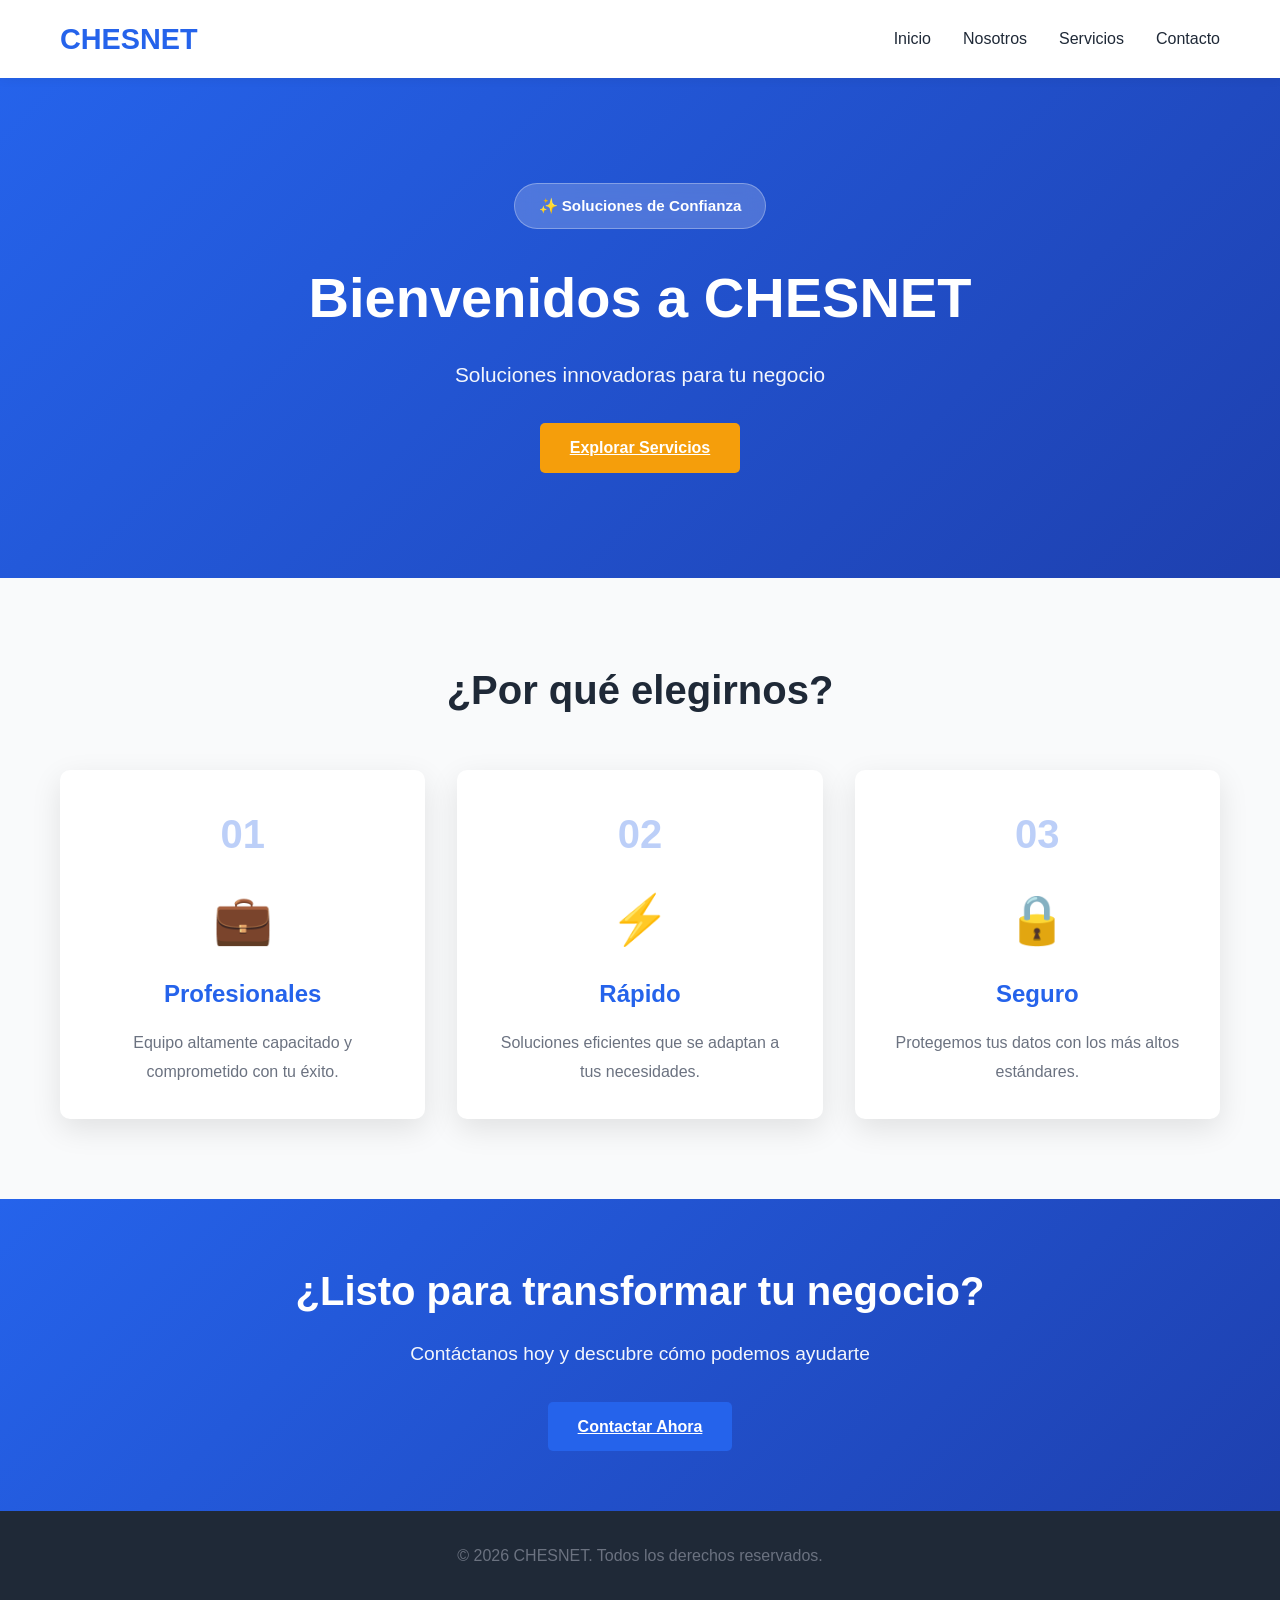
<file: index.html>
<!DOCTYPE html>
<html lang="es">
<head>
    <meta charset="UTF-8">
    <meta name="viewport" content="width=device-width, initial-scale=1.0">
    <title>CHESNET - Soluciones Empresariales</title>
    <link rel="stylesheet" href="styles.css">
</head>
<body>
    <!-- Navegación -->
    <nav class="navbar">
        <div class="container">
            <div class="logo">CHESNET</div>
            <ul class="nav-links">
                <li><a href="#inicio">Inicio</a></li>
                <li><a href="nosotros.html">Nosotros</a></li>
                <li><a href="servicios.html">Servicios</a></li>
                <li><a href="contacto.html">Contacto</a></li>
            </ul>
        </div>
    </nav>

    <!-- Hero Section -->
    <section class="hero" id="inicio">
        <div class="hero-content">
            <div class="hero-badge">✨ Soluciones de Confianza</div>
            <h1>Bienvenidos a CHESNET</h1>
            <p>Soluciones innovadoras para tu negocio</p>
            <a href="servicios.html" class="btn btn-primary">Explorar Servicios</a>
        </div>
    </section>

    <!-- Características -->
    <section class="features">
        <div class="container">
            <h2>¿Por qué elegirnos?</h2>
            <div class="features-grid">
                <div class="feature-card">
                    <div class="feature-number">01</div>
                    <div class="feature-icon">💼</div>
                    <h3>Profesionales</h3>
                    <p>Equipo altamente capacitado y comprometido con tu éxito.</p>
                </div>
                <div class="feature-card">
                    <div class="feature-number">02</div>
                    <div class="feature-icon">⚡</div>
                    <h3>Rápido</h3>
                    <p>Soluciones eficientes que se adaptan a tus necesidades.</p>
                </div>
                <div class="feature-card">
                    <div class="feature-number">03</div>
                    <div class="feature-icon">🔒</div>
                    <h3>Seguro</h3>
                    <p>Protegemos tus datos con los más altos estándares.</p>
                </div>
            </div>
        </div>
    </section>

    <!-- CTA Section -->
    <section class="cta">
        <div class="container">
            <h2>¿Listo para transformar tu negocio?</h2>
            <p>Contáctanos hoy y descubre cómo podemos ayudarte</p>
            <a href="contacto.html" class="btn btn-secondary">Contactar Ahora</a>
        </div>
    </section>

    <!-- Footer -->
    <footer class="footer">
        <div class="container">
            <p>&copy; 2026 CHESNET. Todos los derechos reservados.</p>
        </div>
    </footer>
</body>
</html>
</file>
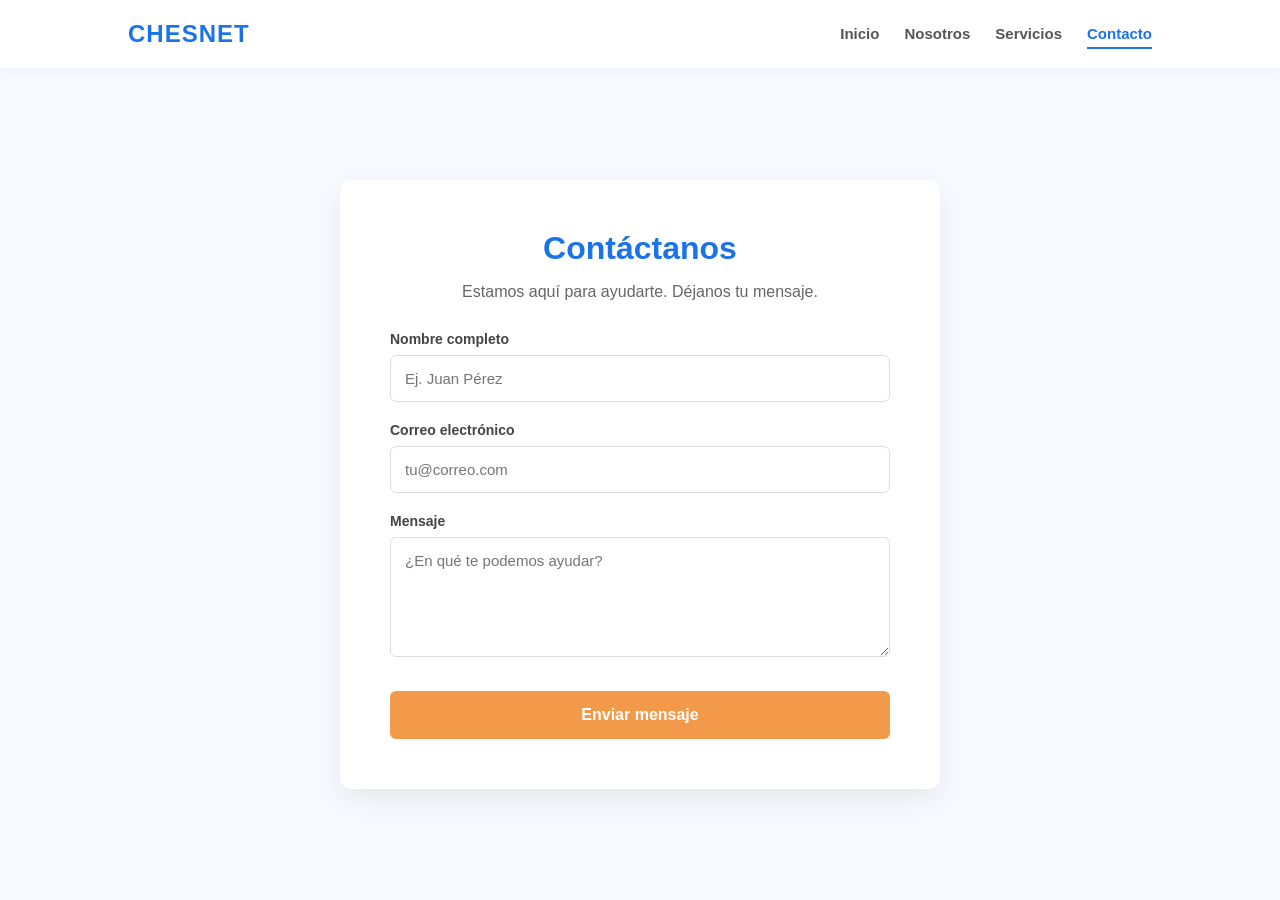
<file: contacto.html>
<!DOCTYPE html>
<html lang="es">
<head>
    <meta charset="UTF-8">
    <meta name="viewport" content="width=device-width, initial-scale=1.0">
    <title>Contacto - Estilo Corporativo</title>
    <style>
        /* --- ESTILOS GLOBALES --- */
        body {
            margin: 0;
            font-family: 'Segoe UI', Tahoma, Geneva, Verdana, sans-serif;
            background-color: #f8faff; /* Un fondo blanco-azulado muy sutil para que resalte la tarjeta */
            color: #333;
            display: flex;
            flex-direction: column;
            min-height: 100vh;
        }

        /* --- MENÚ SUPERIOR (ESTILO DE LA IMAGEN) --- */
        header {
            display: flex;
            justify-content: space-between;
            align-items: center;
            padding: 20px 10%;
            background-color: #ffffff;
            box-shadow: 0 2px 10px rgba(0,0,0,0.05);
        }

        .logo {
            color: #1a73e8; /* Azul vibrante de la imagen */
            font-size: 24px;
            font-weight: 800;
            text-transform: uppercase;
            text-decoration: none;
            letter-spacing: 1px;
        }

        nav ul {
            list-style: none;
            margin: 0;
            padding: 0;
            display: flex;
            gap: 25px;
        }

        nav ul li a {
            text-decoration: none;
            color: #555;
            font-size: 15px;
            font-weight: 600;
            transition: color 0.3s;
        }

        nav ul li a:hover {
            color: #1a73e8;
        }

        /* Indicador visual de la página actual */
        nav ul li a.active {
            color: #1a73e8;
            border-bottom: 2px solid #1a73e8;
            padding-bottom: 5px;
        }

        /* --- CONTENEDOR DEL FORMULARIO --- */
        .main-content {
            flex: 1;
            display: flex;
            justify-content: center;
            align-items: center;
            padding: 40px 20px;
        }

        .contact-card {
            background-color: #ffffff;
            padding: 50px;
            border-radius: 12px;
            box-shadow: 0 10px 30px rgba(0, 0, 0, 0.08); /* Sombra suave idéntica a las tarjetas de la imagen */
            width: 100%;
            max-width: 500px;
            text-align: center;
        }

        .contact-card h1 {
            color: #1a73e8;
            margin-top: 0;
            margin-bottom: 10px;
            font-size: 32px;
        }

        .contact-card p {
            color: #666;
            margin-bottom: 30px;
            font-size: 16px;
        }

        /* --- ESTILOS DE LOS CAMPOS --- */
        .form-group {
            margin-bottom: 20px;
            text-align: left;
        }

        label {
            display: block;
            margin-bottom: 8px;
            color: #444;
            font-weight: 600;
            font-size: 14px;
        }

        input[type="text"],
        input[type="email"],
        textarea {
            width: 100%;
            padding: 14px;
            border: 1px solid #ddd;
            border-radius: 6px; /* Bordes ligeramente redondeados */
            box-sizing: border-box;
            font-size: 15px;
            font-family: inherit;
            transition: border-color 0.3s, box-shadow 0.3s;
        }

        input:focus, textarea:focus {
            outline: none;
            border-color: #1a73e8;
            box-shadow: 0 0 0 3px rgba(26, 115, 232, 0.1); /* Brillo azul al escribir */
        }

        textarea {
            resize: vertical;
            min-height: 120px;
        }

        /* --- BOTÓN NARANJA (ESTILO "CONOCER MÁS") --- */
        button {
            width: 100%;
            padding: 15px;
            background-color: #f2994a; /* Naranja/Ocre de la imagen */
            color: white;
            border: none;
            border-radius: 6px;
            font-size: 16px;
            font-weight: bold;
            cursor: pointer;
            transition: background-color 0.3s, transform 0.2s;
            margin-top: 10px;
        }

        button:hover {
            background-color: #e08639; /* Un tono más oscuro al pasar el ratón */
            transform: translateY(-2px);
        }

        /* --- RESPONSIVO --- */
        @media (max-width: 768px) {
            header {
                flex-direction: column;
                padding: 15px;
                gap: 15px;
            }
            nav ul {
                flex-wrap: wrap;
                justify-content: center;
            }
            .contact-card {
                padding: 30px 20px;
            }
        }
    </style>
</head>
<body>

    <header>
        <a href="#" class="logo">CHESNET</a>
        <nav>
            <ul>
                <li><a href="index.html">Inicio</a></li>
                <li><a href="nosotros.html">Nosotros</a></li>
                <li><a href="servicios.html">Servicios</a></li>
                <li><a href="contacto.html" class="active">Contacto</a></li>
            </ul>
        </nav>
    </header>

    <main class="main-content">
        <div class="contact-card">
            <h1>Contáctanos</h1>
            <p>Estamos aquí para ayudarte. Déjanos tu mensaje.</p>
            
            <form action="#" method="POST">
                <div class="form-group">
                    <label for="name">Nombre completo</label>
                    <input type="text" id="name" name="name" placeholder="Ej. Juan Pérez" required>
                </div>

                <div class="form-group">
                    <label for="email">Correo electrónico</label>
                    <input type="email" id="email" name="email" placeholder="tu@correo.com" required>
                </div>

                <div class="form-group">
                    <label for="message">Mensaje</label>
                    <textarea id="message" name="message" placeholder="¿En qué te podemos ayudar?" required></textarea>
                </div>

                <button type="submit">Enviar mensaje</button>
            </form>
        </div>
    </main>

</body>
</html>
</file>
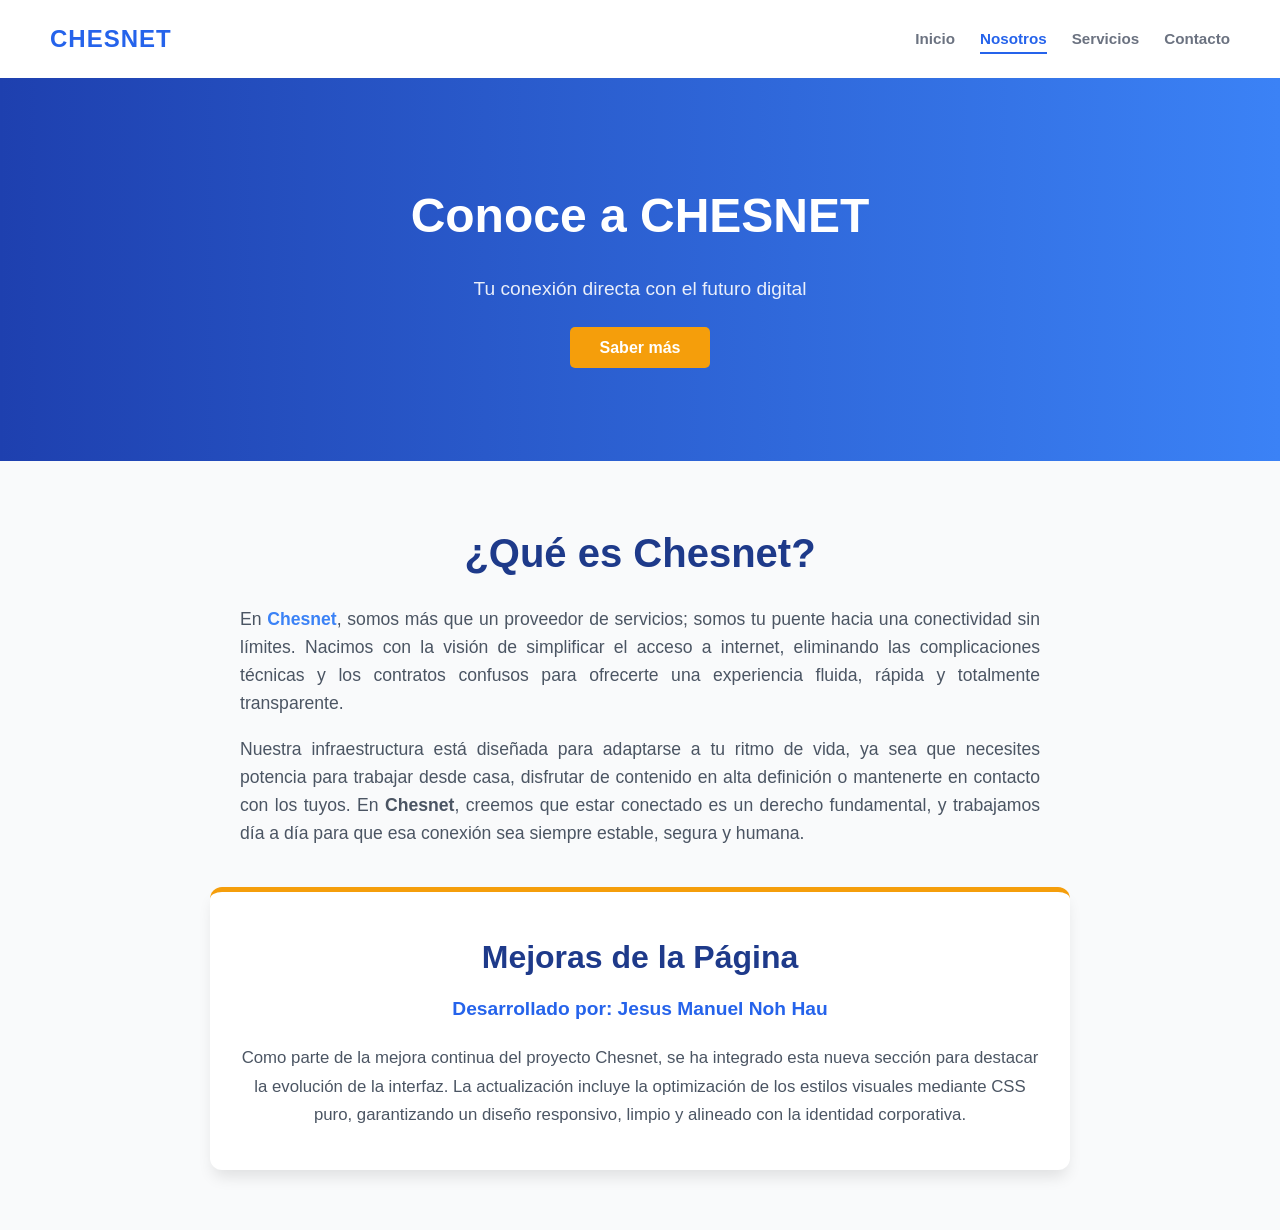
<file: nosotros.html>
<!DOCTYPE html>
<html lang="es">
<head>
    <meta charset="UTF-8">
    <meta name="viewport" content="width=device-width, initial-scale=1.0">
    <title>Chesnet - Sobre Nosotros</title>
    <style>
        /* Estilos generales */
        body {
            font-family: 'Segoe UI', Tahoma, Geneva, Verdana, sans-serif;
            margin: 0;
            padding: 0;
            color: #333;
            line-height: 1.6;
            background-color: #f9fafb; /* Fondo ligeramente gris para que resalte la tarjeta */
        }

        /* --- NUEVA BARRA DE NAVEGACIÓN --- */
        .navbar {
            display: flex;
            justify-content: space-between;
            align-items: center;
            background-color: #ffffff;
            padding: 20px 50px;
            box-shadow: 0 2px 5px rgba(0,0,0,0.05);
        }

        .navbar .logo {
            font-size: 1.5rem;
            font-weight: bold;
            color: #2563eb; /* Azul Chesnet */
            text-transform: uppercase;
            letter-spacing: 1px;
            text-decoration: none;
        }

        .nav-links {
            list-style: none;
            display: flex;
            gap: 25px;
            margin: 0;
            padding: 0;
        }

        .nav-links a {
            text-decoration: none;
            color: #6b7280;
            font-weight: 600;
            font-size: 0.95rem;
            padding-bottom: 5px;
            transition: color 0.3s;
        }

        .nav-links a:hover {
            color: #2563eb;
        }

        .nav-links a.active {
            color: #2563eb;
            border-bottom: 2px solid #2563eb;
        }

        /* --- HERO SECTION (La parte azul) --- */
        .hero {
            background: linear-gradient(90deg, #1e40af, #3b82f6);
            color: white;
            padding: 100px 20px;
            text-align: center;
        }

        .hero h1 {
            font-size: 3rem;
            margin-bottom: 10px;
            margin-top: 0;
        }

        .hero p {
            font-size: 1.2rem;
            opacity: 0.9;
            margin-bottom: 30px;
        }

        .btn-orange {
            background-color: #f59e0b;
            color: white;
            padding: 12px 30px;
            text-decoration: none;
            border-radius: 5px;
            font-weight: bold;
            transition: background 0.3s;
        }

        .btn-orange:hover {
            background-color: #d97706;
        }

        /* --- SECCIÓN SOBRE NOSOTROS --- */
        .about-container {
            max-width: 800px;
            margin: 60px auto 40px auto;
            padding: 0 20px;
            text-align: center;
        }

        .about-container h2 {
            font-size: 2.5rem;
            color: #1e3a8a;
            margin-bottom: 20px;
        }

        .about-text {
            font-size: 1.1rem;
            color: #4b5563;
            text-align: justify;
        }

        .highlight {
            color: #3b82f6;
            font-weight: bold;
        }

        /* --- NUEVA SECCIÓN: MEJORA DEL ALUMNO --- */
        .student-section {
            max-width: 800px;
            margin: 0 auto 60px auto;
            padding: 40px 30px;
            background-color: #ffffff;
            border-radius: 12px;
            box-shadow: 0 10px 15px -3px rgba(0, 0, 0, 0.1);
            text-align: center;
            border-top: 5px solid #f59e0b; /* Acento naranja a juego con el botón */
            transition: transform 0.3s ease, box-shadow 0.3s ease;
        }

        /* Efecto al pasar el mouse por la nueva sección */
        .student-section:hover {
            transform: translateY(-5px);
            box-shadow: 0 20px 25px -5px rgba(0, 0, 0, 0.15);
        }

        .student-section h2 {
            font-size: 2rem;
            color: #1e3a8a;
            margin-top: 0;
            margin-bottom: 10px;
        }

        .student-section h3 {
            font-size: 1.2rem;
            color: #2563eb;
            margin-top: 0;
            margin-bottom: 20px;
            font-weight: 600;
        }

        .student-section p {
            font-size: 1.05rem;
            color: #4b5563;
            line-height: 1.7;
            margin: 0;
        }
    </style>
</head>
<body>

    <nav class="navbar">
        <a href="#" class="logo">CHESNET</a>
        <ul class="nav-links">
            <li><a href="#">Inicio</a></li>
            <li><a href="#" class="active">Nosotros</a></li> 
            <li><a href="#">Servicios</a></li>
            <li><a href="#">Contacto</a></li>
        </ul>
    </nav>

    <header class="hero">
        <h1>Conoce a CHESNET</h1>
        <p>Tu conexión directa con el futuro digital</p>
        <a href="#info" class="btn-orange">Saber más</a>
    </header>

    <section id="info" class="about-container">
        <h2>¿Qué es Chesnet?</h2>
        <div class="about-text">
            <p>
                En <span class="highlight">Chesnet</span>, somos más que un proveedor de servicios; somos tu puente hacia una conectividad sin límites. Nacimos con la visión de simplificar el acceso a internet, eliminando las complicaciones técnicas y los contratos confusos para ofrecerte una experiencia fluida, rápida y totalmente transparente.
            </p>
            <p>
                Nuestra infraestructura está diseñada para adaptarse a tu ritmo de vida, ya sea que necesites potencia para trabajar desde casa, disfrutar de contenido en alta definición o mantenerte en contacto con los tuyos. En <strong>Chesnet</strong>, creemos que estar conectado es un derecho fundamental, y trabajamos día a día para que esa conexión sea siempre estable, segura y humana.
            </p>
        </div>
    </section>

    <section class="student-section">
        <h2>Mejoras de la Página</h2>
        <h3>Desarrollado por: Jesus Manuel Noh Hau</h3>
        <p>
            Como parte de la mejora continua del proyecto Chesnet, se ha integrado esta nueva sección para destacar la evolución de la interfaz. La actualización incluye la optimización de los estilos visuales mediante CSS puro, garantizando un diseño responsivo, limpio y alineado con la identidad corporativa.
        </p>
    </section>

</body>
</html>
</file>
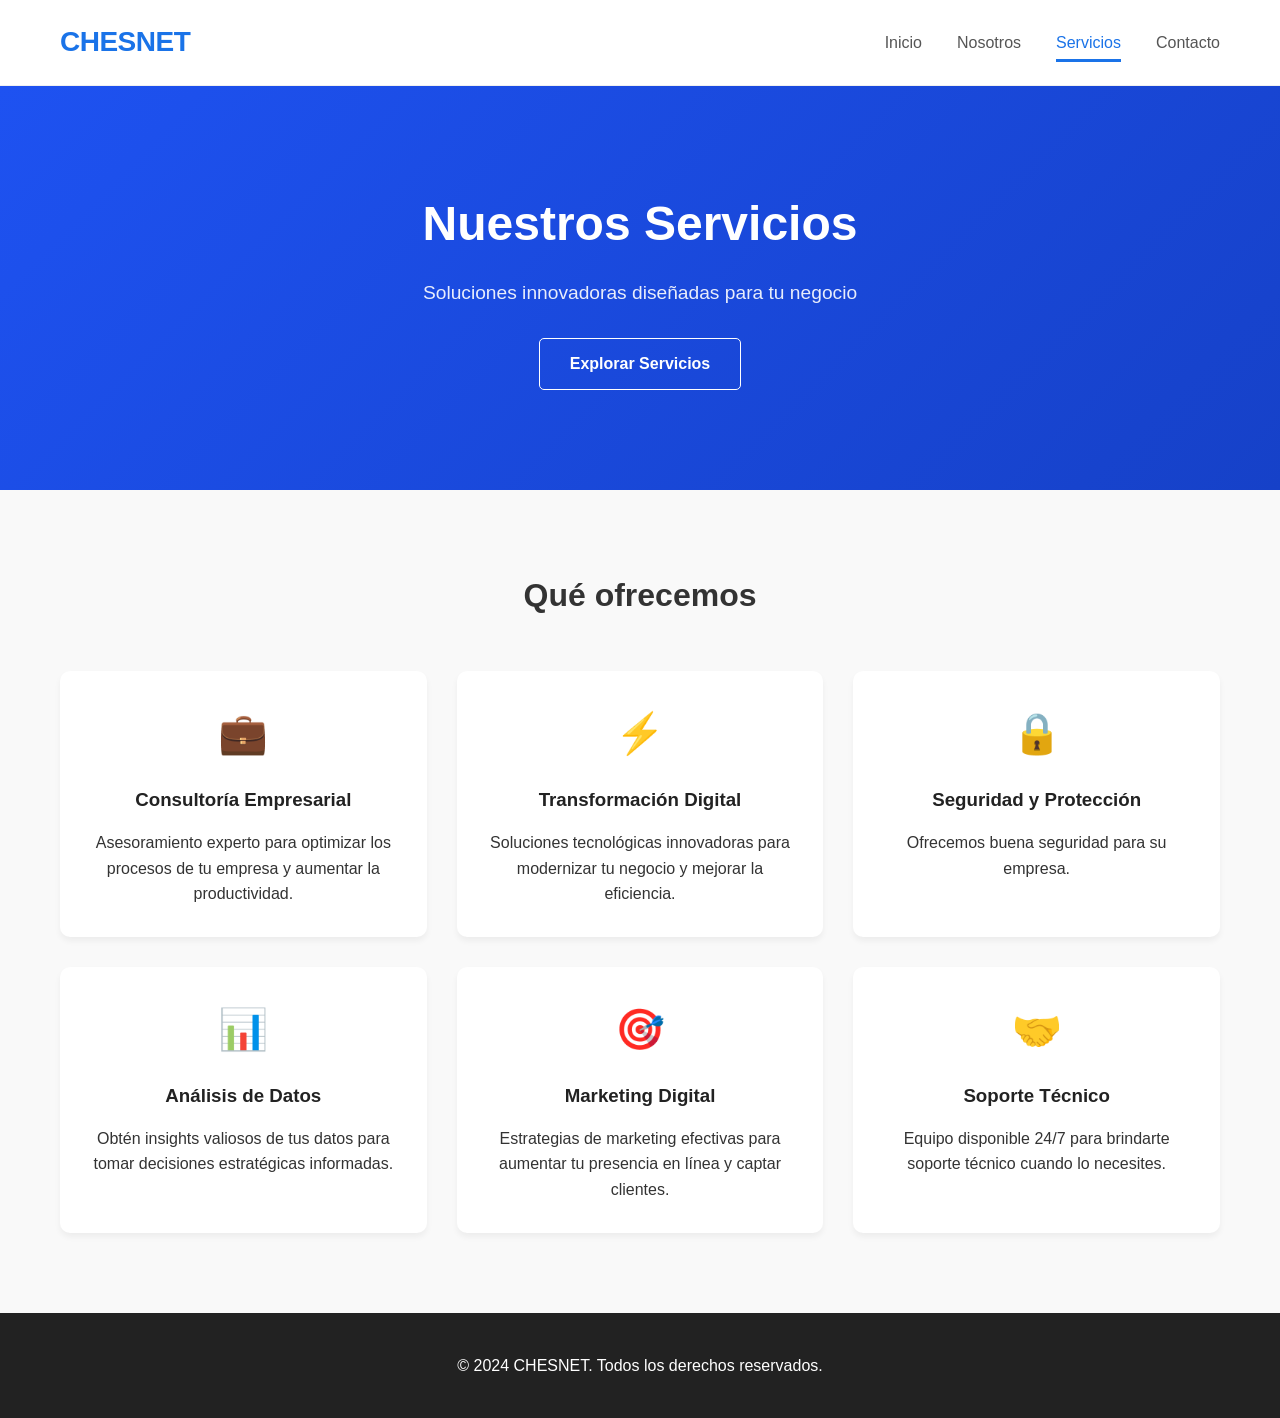
<file: servicios.html>
<!DOCTYPE html>
<html lang="es">
<head>
    <meta charset="UTF-8">
    <meta name="viewport" content="width=device-width, initial-scale=1.0">
    <title>Servicios - CHESNET</title>
    <style>
        /* CONFIGURACIÓN GENERAL */
        * {
            margin: 0;
            padding: 0;
            box-sizing: border-box;
            font-family: 'Segoe UI', Tahoma, Geneva, Verdana, sans-serif;
        }

        body {
            line-height: 1.6;
            color: #333;
        }

        .container {
            max-width: 1200px;
            margin: 0 auto;
            padding: 0 20px;
        }

        /* HEADER MODIFICADO (COMO LA SEGUNDA IMAGEN) */
        .header {
            background-color: #fff;
            padding: 20px 0;
            border-bottom: 1px solid #f0f0f0; /* Línea muy tenue inferior */
        }

        .header-content {
            display: flex;
            justify-content: space-between; /* Logo a la izquierda, Nav a la derecha */
            align-items: center;
        }

        .logo {
            color: #1a73e8; /* Azul vibrante */
            font-size: 28px;
            font-weight: bold;
            letter-spacing: -0.5px;
        }

        .nav ul {
            display: flex; /* Pone los elementos en horizontal */
            list-style: none; /* Quita los puntos negros */
            gap: 35px; /* Espacio entre links */
        }

        .nav ul li a {
            text-decoration: none;
            color: #555;
            font-size: 16px;
            font-weight: 500;
            padding-bottom: 8px;
            transition: all 0.3s ease;
        }

        .nav ul li a:hover {
            color: #1a73e8;
        }

        /* Clase para el link activo (con la línea azul) */
        .nav ul li a.active {
            color: #1a73e8;
            border-bottom: 3px solid #1a73e8; /* La raya azul de la imagen */
        }

        /* HERO SECTION */
        .hero {
            background: linear-gradient(135deg, #1e52f1 0%, #1641c8 100%);
            color: white;
            padding: 100px 20px;
            text-align: center;
        }

        .hero h1 {
            font-size: 3rem;
            margin-bottom: 15px;
        }

        .hero p {
            font-size: 1.2rem;
            margin-bottom: 30px;
            opacity: 0.9;
        }

        .btn {
            display: inline-block;
            background: transparent;
            color: white;
            border: 1px solid white;
            padding: 12px 30px;
            text-decoration: none;
            border-radius: 5px;
            font-weight: bold;
            transition: background 0.3s;
        }

        .btn:hover {
            background: white;
            color: #1e52f1;
        }

        /* SERVICIOS */
        .servicios {
            padding: 80px 0;
            background-color: #f9f9f9;
        }

        .section-title {
            text-align: center;
            font-size: 2rem;
            margin-bottom: 50px;
        }

        .servicios-grid {
            display: grid;
            grid-template-columns: repeat(auto-fit, minmax(300px, 1fr));
            gap: 30px;
        }

        .servicio-card {
            background: white;
            padding: 30px;
            border-radius: 10px;
            box-shadow: 0 4px 6px rgba(0,0,0,0.05);
            text-align: center;
            transition: transform 0.3s;
        }

        .servicio-card:hover {
            transform: translateY(-5px);
        }

        .servicio-icon {
            font-size: 40px;
            margin-bottom: 20px;
        }

        .servicio-card h3 {
            margin-bottom: 15px;
            color: #222;
        }

        /* FOOTER */
        .footer {
            background: #222;
            color: white;
            text-align: center;
            padding: 40px 0;
        }

        /* Responsive para móviles */
        @media (max-width: 768px) {
            .header-content {
                flex-direction: column;
                gap: 20px;
            }
            .nav ul {
                gap: 15px;
            }
        }
    </style>
</head>
<body>

    <header class="header">
        <div class="container">
            <div class="header-content">
                <div class="logo">CHESNET</div>
                <nav class="nav">
                    <ul>
                        <li><a href="index.html">Inicio</a></li>
                        <li><a href="nosotros.html">Nosotros</a></li>
                        <li><a href="servicios.html" class="active">Servicios</a></li>
                        <li><a href="contacto.html">Contacto</a></li>
                    </ul>
                </nav>
            </div>
        </div>
    </header>

    <section class="hero">
        <div class="hero-content">
            <h1>Nuestros Servicios</h1>
            <p>Soluciones innovadoras diseñadas para tu negocio</p>
            <a href="#servicios" class="btn">Explorar Servicios</a>
        </div>
    </section>

    <section id="servicios" class="servicios">
        <div class="container">
            <h2 class="section-title">Qué ofrecemos</h2>
            <div class="servicios-grid">
                
                <div class="servicio-card">
                    <div class="servicio-icon">💼</div>
                    <h3>Consultoría Empresarial</h3>
                    <p>Asesoramiento experto para optimizar los procesos de tu empresa y aumentar la productividad.</p>
                </div>

                <div class="servicio-card">
                    <div class="servicio-icon">⚡</div>
                    <h3>Transformación Digital</h3>
                    <p>Soluciones tecnológicas innovadoras para modernizar tu negocio y mejorar la eficiencia.</p>
                </div>

                <div class="servicio-card">
                    <div class="servicio-icon">🔒</div>
                    <h3>Seguridad y Protección</h3>
                    <p>Ofrecemos buena seguridad para su empresa.</p>
                </div>

                <div class="servicio-card">
                    <div class="servicio-icon">📊</div>
                    <h3>Análisis de Datos</h3>
                    <p>Obtén insights valiosos de tus datos para tomar decisiones estratégicas informadas.</p>
                </div>

                <div class="servicio-card">
                    <div class="servicio-icon">🎯</div>
                    <h3>Marketing Digital</h3>
                    <p>Estrategias de marketing efectivas para aumentar tu presencia en línea y captar clientes.</p>
                </div>

                <div class="servicio-card">
                    <div class="servicio-icon">🤝</div>
                    <h3>Soporte Técnico</h3>
                    <p>Equipo disponible 24/7 para brindarte soporte técnico cuando lo necesites.</p>
                </div>

            </div>
        </div>
    </section>

    <footer class="footer">
        <div class="container">
            <p>&copy; 2024 CHESNET. Todos los derechos reservados.</p>
        </div>
    </footer>

</body>
</html>
</file>
<file: styles.css>
* {
    margin: 0;
    padding: 0;
    box-sizing: border-box;
}

:root {
    --primary-color: #2563eb;
    --primary-dark: #1e40af;
    --secondary-color: #f59e0b;
    --text-dark: #1f2937;
    --text-light: #6b7280;
    --bg-light: #f9fafb;
    --bg-white: #ffffff;
    --shadow: 0 10px 30px rgba(0, 0, 0, 0.1);
}

body {
    font-family: 'Segoe UI', Tahoma, Geneva, Verdana, sans-serif;
    color: var(--text-dark);
    line-height: 1.6;
    background-color: var(--bg-white);
}

.container {
    max-width: 1200px;
    margin: 0 auto;
    padding: 0 20px;
}

/* Navegación */
.navbar {
    background-color: var(--bg-white);
    box-shadow: 0 2px 10px rgba(0, 0, 0, 0.05);
    position: sticky;
    top: 0;
    z-index: 100;
}

.navbar .container {
    display: flex;
    justify-content: space-between;
    align-items: center;
    padding: 1rem 20px;
}

/* Header Styles */
.header {
    background-color: var(--bg-white);
    box-shadow: 0 2px 10px rgba(0, 0, 0, 0.05);
    position: sticky;
    top: 0;
    z-index: 100;
}

.header .container {
    display: flex;
    justify-content: space-between;
    align-items: center;
    padding: 1.2rem 20px;
}

.header-content {
    display: flex;
    justify-content: space-between;
    align-items: center;
    width: 100%;
}

.logo {
    font-size: 1.8rem;
    font-weight: 700;
    color: var(--primary-color);
    text-decoration: none;
    transition: all 0.3s ease;
}

.logo:hover {
    color: var(--primary-dark);
}

.nav ul {
    display: flex;
    list-style: none;
    gap: 2rem;
}

.nav a {
    text-decoration: none;
    color: var(--text-dark);
    font-weight: 500;
    transition: color 0.3s ease;
    position: relative;
}

.nav a::after {
    content: '';
    position: absolute;
    width: 0;
    height: 2px;
    bottom: -5px;
    left: 0;
    background-color: var(--primary-color);
    transition: width 0.3s ease;
}

.nav a:hover,
.nav a.active {
    color: var(--primary-color);
}

.nav a:hover::after,
.nav a.active::after {
    width: 100%;
}

.nav-links {
    display: flex;
    list-style: none;
    gap: 2rem;
}

.nav-links a {
    text-decoration: none;
    color: var(--text-dark);
    font-weight: 500;
    transition: color 0.3s ease;
}

/* Hero Section */
.hero {
    background: linear-gradient(135deg, var(--primary-color) 0%, var(--primary-dark) 100%);
    color: white;
    padding: 100px 20px;
    text-align: center;
    min-height: 500px;
    display: flex;
    align-items: center;
    justify-content: center;
}

.hero-content h1 {
    font-size: 3.5rem;
    margin-bottom: 1rem;
    font-weight: 800;
    animation: slideDown 0.6s ease;
}

.hero-content p {
    font-size: 1.3rem;
    margin-bottom: 2rem;
    opacity: 0.95;
    animation: slideUp 0.6s ease 0.1s backwards;
}

.hero-badge {
    display: inline-block;
    background-color: rgba(255, 255, 255, 0.2);
    color: white;
    padding: 0.6rem 1.5rem;
    border-radius: 50px;
    font-size: 0.95rem;
    font-weight: 600;
    margin-bottom: 1.5rem;
    backdrop-filter: blur(10px);
    border: 1px solid rgba(255, 255, 255, 0.3);
    animation: slideUp 0.6s ease backwards;
}

@keyframes slideDown {
    from {
        opacity: 0;
        transform: translateY(-30px);
    }
    to {
        opacity: 1;
        transform: translateY(0);
    }
}

@keyframes slideUp {
    from {
        opacity: 0;
        transform: translateY(30px);
    }
    to {
        opacity: 1;
        transform: translateY(0);
    }
}

/* Botones */
.btn {
    padding: 12px 30px;
    font-size: 1rem;
    border: none;
    border-radius: 5px;
    cursor: pointer;
    font-weight: 600;
    transition: all 0.3s ease;
    display: inline-block;
}

.btn-primary {
    background-color: var(--secondary-color);
    color: white;
}

.btn-primary:hover {
    background-color: #d97706;
    transform: translateY(-2px);
    box-shadow: 0 10px 20px rgba(245, 158, 11, 0.3);
}

.btn-secondary {
    background-color: var(--primary-color);
    color: white;
}

.btn-secondary:hover {
    background-color: var(--primary-dark);
    transform: translateY(-2px);
    box-shadow: 0 10px 20px rgba(37, 99, 235, 0.3);
}

/* Características */
.features {
    padding: 80px 20px;
    background-color: var(--bg-light);
}

.features h2 {
    text-align: center;
    font-size: 2.5rem;
    margin-bottom: 3rem;
    color: var(--text-dark);
}

.features-grid {
    display: grid;
    grid-template-columns: repeat(auto-fit, minmax(300px, 1fr));
    gap: 2rem;
}

.feature-card {
    background-color: var(--bg-white);
    padding: 2rem;
    border-radius: 10px;
    box-shadow: var(--shadow);
    text-align: center;
    transition: all 0.3s ease;
    position: relative;
}

.feature-card:hover {
    transform: translateY(-10px);
    box-shadow: 0 20px 40px rgba(0, 0, 0, 0.15);
}

.feature-number {
    font-size: 2.5rem;
    font-weight: 800;
    color: var(--primary-color);
    opacity: 0.3;
    margin-bottom: 1rem;
    font-family: 'Arial', sans-serif;
}

.feature-icon {
    font-size: 3rem;
    margin-bottom: 1rem;
    display: inline-block;
}

.feature-card h3 {
    font-size: 1.5rem;
    margin-bottom: 1rem;
    color: var(--primary-color);
}

.feature-card p {
    color: var(--text-light);
    line-height: 1.8;
}

/* CTA Section */
.cta {
    background: linear-gradient(135deg, var(--primary-color) 0%, var(--primary-dark) 100%);
    color: white;
    padding: 60px 20px;
    text-align: center;
}

.cta h2 {
    font-size: 2.5rem;
    margin-bottom: 1rem;
}

.cta p {
    font-size: 1.2rem;
    margin-bottom: 2rem;
    opacity: 0.95;
}

/* Footer */
.footer {
    background-color: var(--text-dark);
    color: white;
    padding: 2rem 20px;
    text-align: center;
}

.footer p {
    color: var(--text-light);
}

/* Responsive */
@media (max-width: 768px) {
    .nav-links {
        gap: 1rem;
        font-size: 0.9rem;
    }

    .hero-content h1 {
        font-size: 2rem;
    }

    .hero-content p {
        font-size: 1rem;
    }

    .features h2,
    .cta h2 {
        font-size: 1.8rem;
    }

    .features-grid {
        grid-template-columns: 1fr;
    }
}

/* Servicios Section Styles */
.servicios {
    padding: 80px 20px;
    background: linear-gradient(135deg, rgba(255, 255, 255, 0.5) 0%, rgba(249, 250, 251, 0.5) 100%);
}

.section-header {
    text-align: center;
    margin-bottom: 4rem;
}

.section-title {
    font-size: 2.8rem;
    font-weight: 800;
    color: var(--text-dark);
    margin-bottom: 1rem;
    background: linear-gradient(135deg, var(--primary-color), var(--secondary-color));
    -webkit-background-clip: text;
    -webkit-text-fill-color: transparent;
    background-clip: text;
}

.section-subtitle {
    font-size: 1.1rem;
    color: var(--text-light);
    max-width: 600px;
    margin: 0 auto;
}

.servicios-grid {
    display: grid;
    grid-template-columns: repeat(auto-fit, minmax(320px, 1fr));
    gap: 2.5rem;
    margin-top: 2rem;
}

/* Tarjetas de Servicios */
.servicio-card {
    background: white;
    padding: 2.5rem 2rem;
    border-radius: 12px;
    box-shadow: 0 5px 20px rgba(0, 0, 0, 0.08);
    transition: all 0.3s ease;
    border-top: 4px solid var(--primary-color);
    position: relative;
    overflow: hidden;
}

.servicio-card::before {
    content: '';
    position: absolute;
    top: 0;
    left: 0;
    width: 100%;
    height: 0;
    background: linear-gradient(135deg, rgba(37, 99, 235, 0.05) 0%, rgba(245, 158, 11, 0.05) 100%);
    transition: height 0.3s ease;
    z-index: 0;
}

.servicio-card:hover::before {
    height: 100%;
}

.servicio-card:hover {
    transform: translateY(-12px);
    box-shadow: 0 15px 40px rgba(37, 99, 235, 0.15);
}

.servicio-icon {
    font-size: 3.5rem;
    display: inline-block;
    margin-bottom: 1.5rem;
    transition: transform 0.3s ease;
    z-index: 1;
    position: relative;
}

.servicio-card:hover .servicio-icon {
    transform: scale(1.15) rotate(5deg);
}

.servicio-card h3 {
    font-size: 1.4rem;
    color: var(--text-dark);
    margin-bottom: 1rem;
    position: relative;
    z-index: 1;
}

.servicio-card p {
    color: var(--text-light);
    line-height: 1.8;
    margin-bottom: 1.5rem;
    position: relative;
    z-index: 1;
}

.servicio-link {
    display: inline-block;
    color: var(--primary-color);
    text-decoration: none;
    font-weight: 600;
    transition: all 0.3s ease;
    position: relative;
    z-index: 1;
}

.servicio-link::after {
    content: '';
    display: block;
    width: 0;
    height: 2px;
    background-color: var(--primary-color);
    transition: width 0.3s ease;
    margin-top: 2px;
}

.servicio-link:hover::after {
    width: 100%;
}

/* Variaciones de colores por tarjeta */
.servicio-card-1 {
    border-top-color: #2563eb;
}

.servicio-card-1:hover {
    box-shadow: 0 15px 40px rgba(37, 99, 235, 0.15);
}

.servicio-card-2 {
    border-top-color: #f59e0b;
}

.servicio-card-2:hover {
    box-shadow: 0 15px 40px rgba(245, 158, 11, 0.15);
}

.servicio-card-3 {
    border-top-color: #ef4444;
}

.servicio-card-3:hover {
    box-shadow: 0 15px 40px rgba(239, 68, 68, 0.15);
}

.servicio-card-4 {
    border-top-color: #10b981;
}

.servicio-card-4:hover {
    box-shadow: 0 15px 40px rgba(16, 185, 129, 0.15);
}

.servicio-card-5 {
    border-top-color: #8b5cf6;
}

.servicio-card-5:hover {
    box-shadow: 0 15px 40px rgba(139, 92, 246, 0.15);
}

.servicio-card-6 {
    border-top-color: #06b6d4;
}

.servicio-card-6:hover {
    box-shadow: 0 15px 40px rgba(6, 182, 212, 0.15);
}

/* Sección CTA de Servicios */
.servicios-cta {
    background: linear-gradient(135deg, var(--primary-color) 0%, var(--primary-dark) 100%);
    color: white;
    padding: 60px 20px;
}

.cta-content {
    text-align: center;
    max-width: 700px;
    margin: 0 auto;
}

.servicios-cta h2 {
    font-size: 2.5rem;
    margin-bottom: 1.5rem;
    font-weight: 800;
    animation: slideDown 0.6s ease;
}

.servicios-cta p {
    font-size: 1.1rem;
    margin-bottom: 2.5rem;
    opacity: 0.95;
    animation: slideUp 0.6s ease 0.1s backwards;
}

/* Responsive */
@media (max-width: 768px) {
    .section-title {
        font-size: 2rem;
    }

    .section-subtitle {
        font-size: 1rem;
    }

    .servicios-grid {
        grid-template-columns: 1fr;
        gap: 2rem;
    }

    .servicio-card {
        padding: 2rem;
    }

    .servicios-cta h2 {
        font-size: 2rem;
    }

    .servicios-cta p {
        font-size: 1rem;
    }
}
</file>
